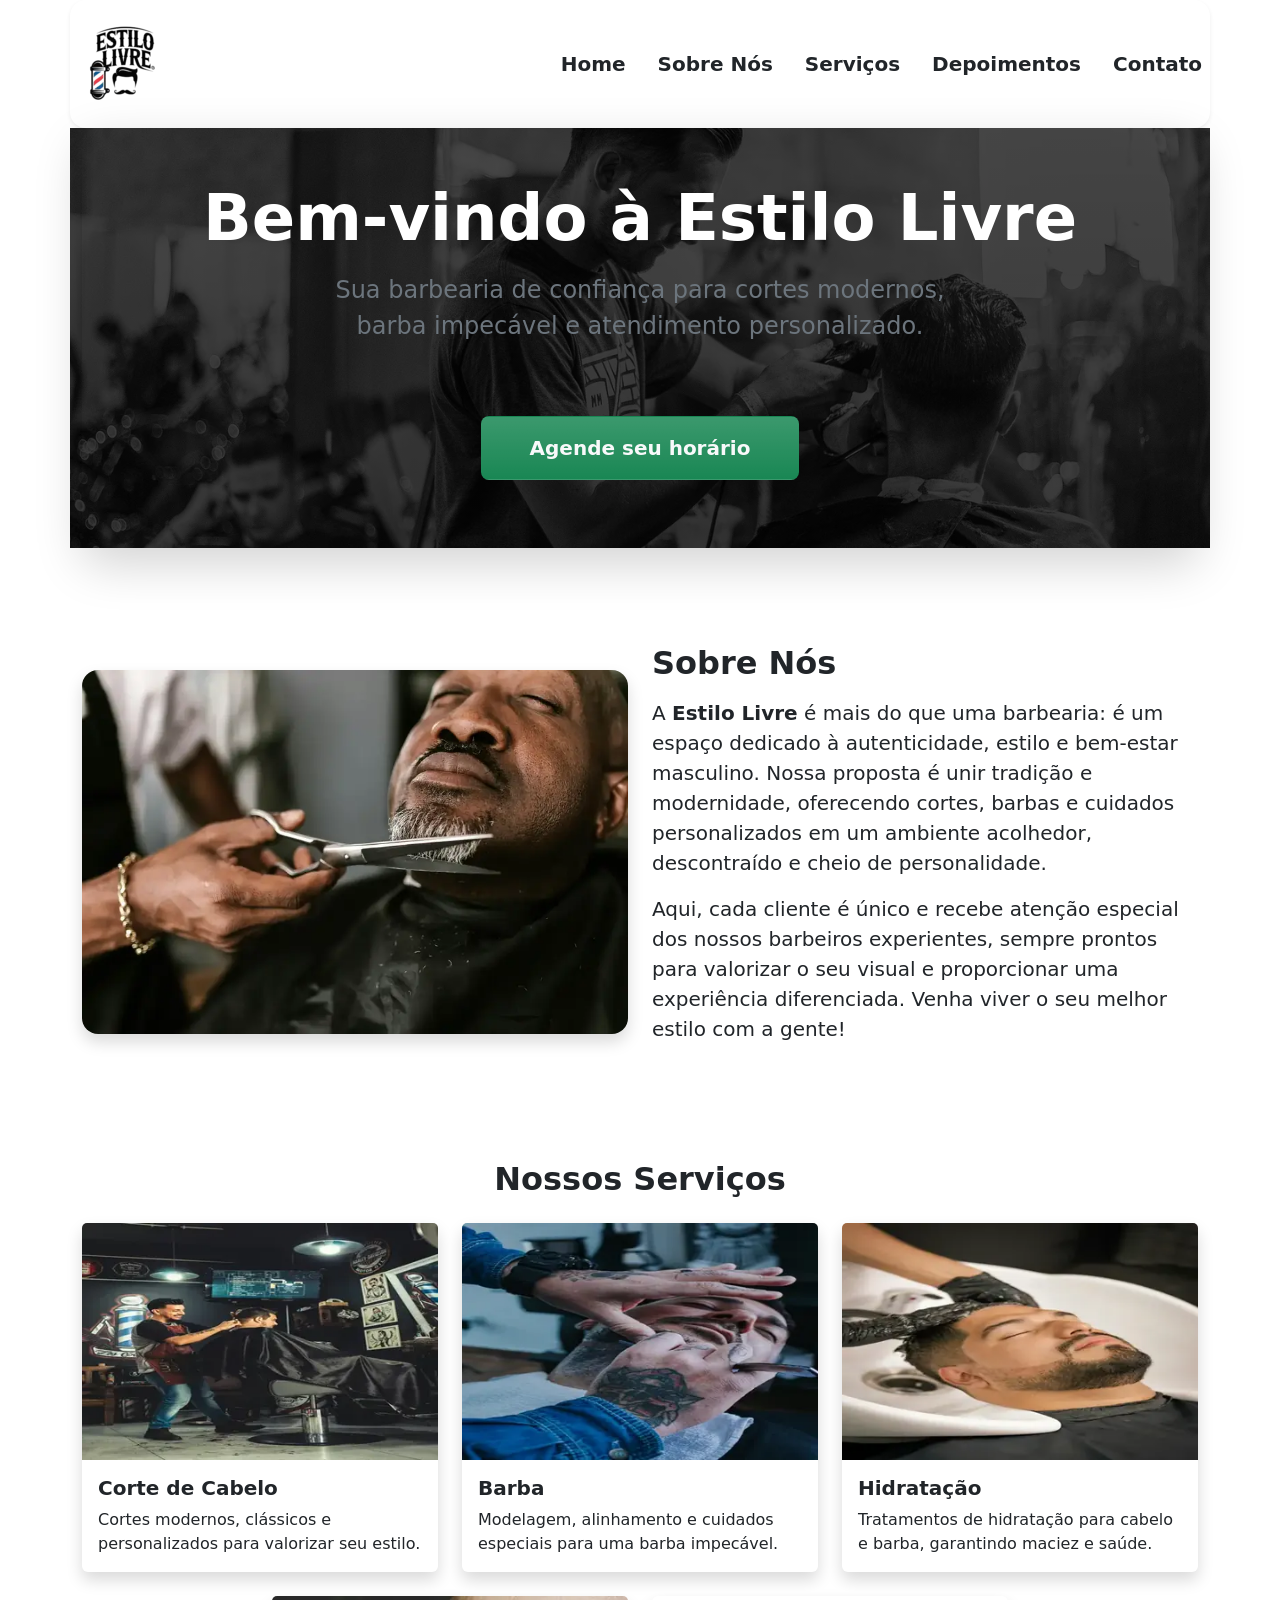
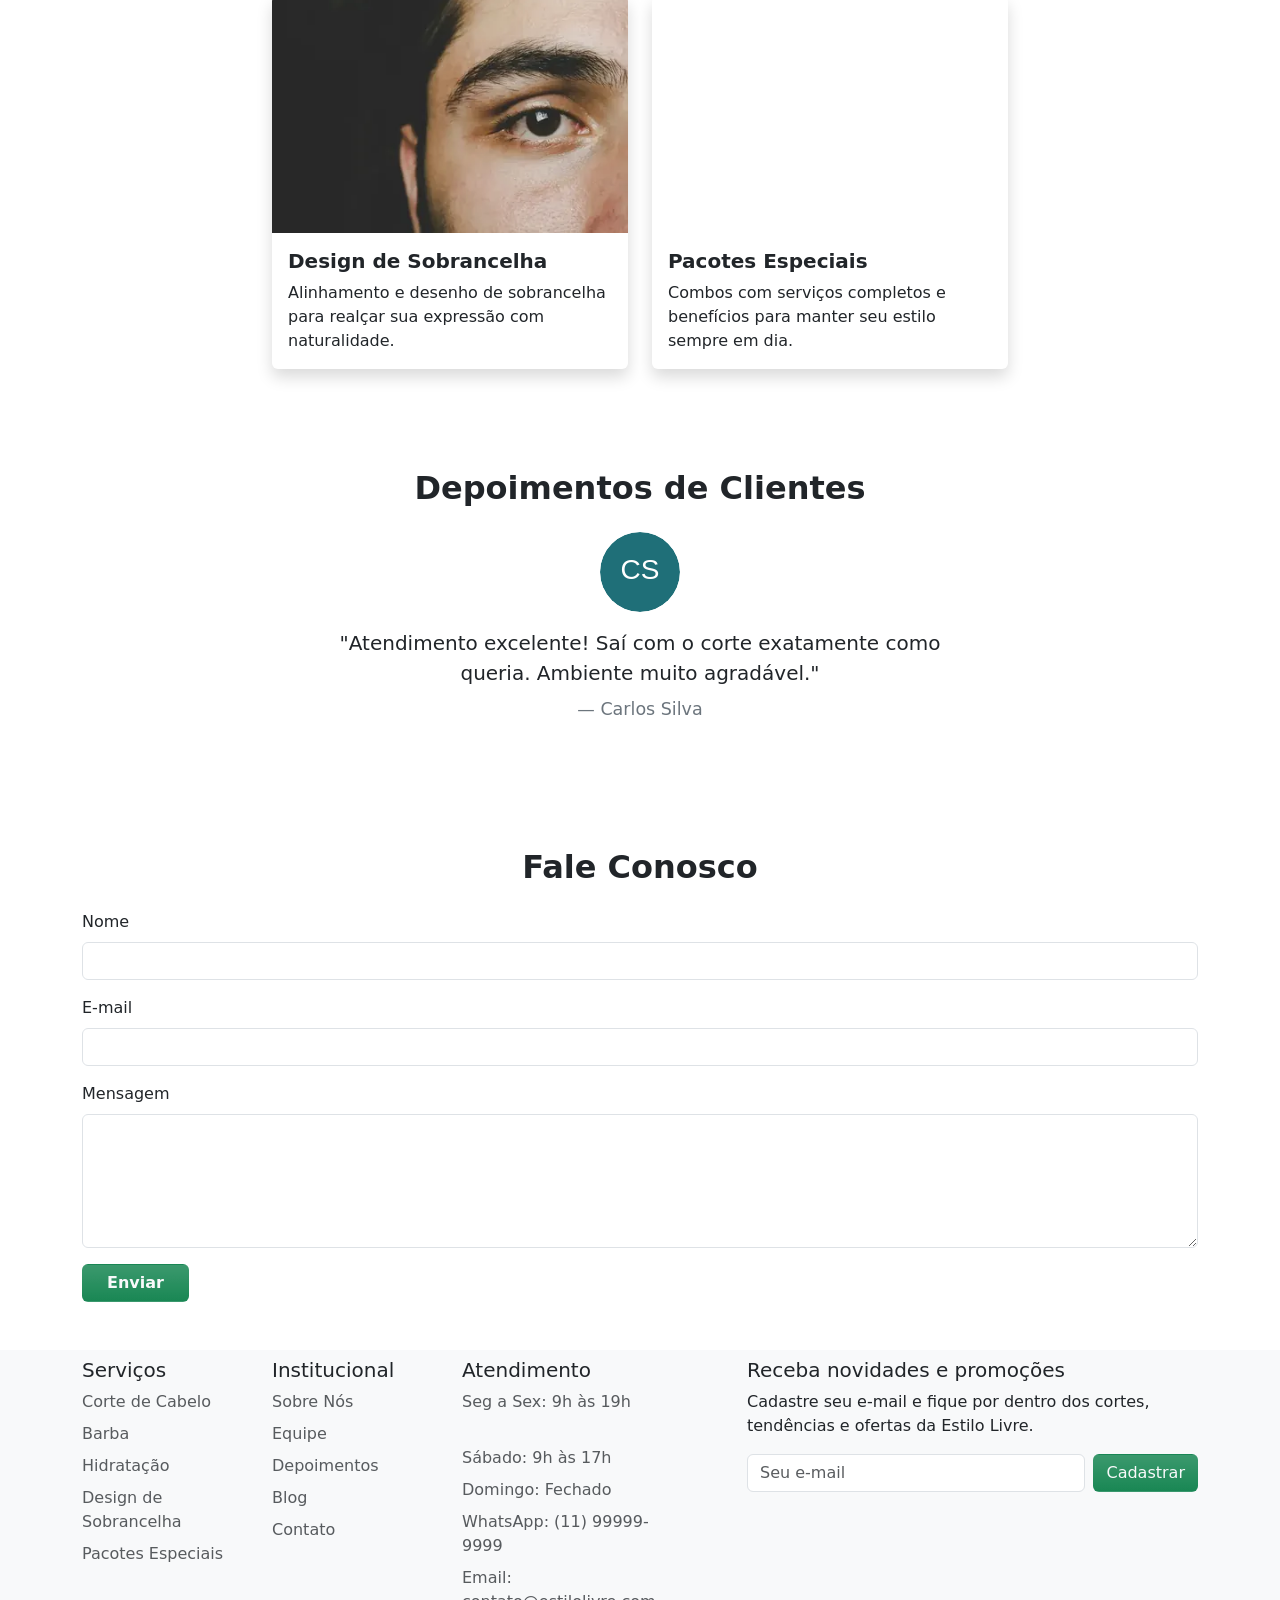
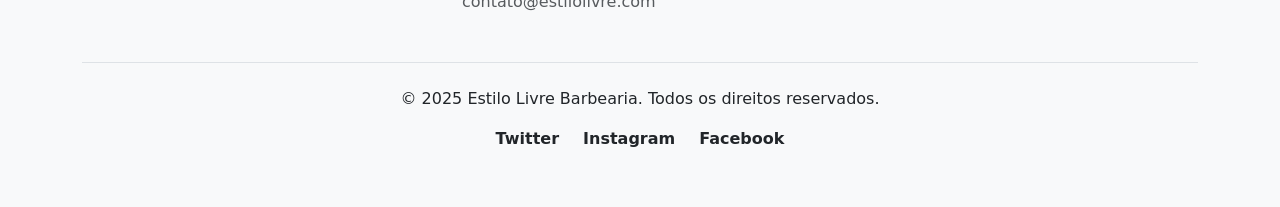
<file: index.html>
<!DOCTYPE html>
<html lang="pt-BR">

<head>
    <meta charset="UTF-8">
    <meta name="viewport" content="width=device-width, initial-scale=1.0">
    <link rel="preconnect" href="https://cdn.jsdelivr.net" crossorigin>
    <link href="https://cdn.jsdelivr.net/npm/bootstrap@5.3.6/dist/css/bootstrap.min.css" rel="stylesheet"
        integrity="sha384-4Q6Gf2aSP4eDXB8Miphtr37CMZZQ5oXLH2yaXMJ2w8e2ZtHTl7GptT4jmndRuHDT" crossorigin="anonymous">
    <link rel="preload" as="image" href="assets/imagens/bg-banner.webp" fetchpriority="high">
    <meta name="description"
        content="Página de exemplo para uma barbearia fictícia chamada Estilo Livre, com informações sobre serviços, depoimentos e contato.">
    <meta name="keywords" content="barbearia, estilo livre, cortes de cabelo, barba, hidratação, depoimentos, contato">
    <meta name="author" content="Ricardo Vieira">
    <link rel="icon" href="assets/imagens/tesoura.ico" type="image/x-icon">
    <link rel="stylesheet" href="assets/css/style.min.css">
    <title>Estilo Livre</title>
</head>

<body>
    <main>
        <section class="container px-0 px-sm-0">
            <nav class="navbar navbar-expand-lg navbar-dark shadow-sm rounded-4 mt-0 mb-0 py-1 px-2 px-sm-0"
                style="background: transparent !important;">
                <div class="container-fluid px-6 px-sm-0">
                    <a class="navbar-brand fw-bold fs-3 d-flex align-items-center gap-2" href="index.html"><img
                        src="assets/imagens/logo.webp" alt="logo da pagina estilo livre"
                        class="img-fluid logo-navbar" width="220" height="110" loading="eager"
                        decoding="async" fetchpriority="high">
                    </a>
                    <button class="navbar-toggler" type="button" data-bs-toggle="collapse" data-bs-target="#navbarNav"
                        aria-controls="navbarNav" aria-expanded="false" aria-label="Toggle navigation">
                        <span class="navbar-toggler-icon"
                            style="filter: invert(1) grayscale(1) brightness(0.2);"></span>
                    </button>
                    <div class="collapse navbar-collapse" id="navbarNav">
                        <ul class="navbar-nav ms-auto gap-3">
                            <li class="nav-item">
                                <a class="nav-link active fw-semibold text-dark fs-5" aria-current="page"
                                    href="index.html">Home</a>
                            </li>
                            <li class="nav-item">
                                <a class="nav-link fw-semibold text-dark fs-5" href="#sobre">Sobre Nós</a>
                            </li>
                            <li class="nav-item">
                                <a class="nav-link fw-semibold text-dark fs-5" href="#servicos">Serviços</a>
                            </li>
                            <li class="nav-item">
                                <a class="nav-link fw-semibold text-dark fs-5" href="#depoimentos">Depoimentos</a>
                            </li>
                            <li class="nav-item">
                                <a class="nav-link pr-0 fw-semibold text-dark fs-5" href="#contato">Contato</a>
                            </li>
                        </ul>
                    </div>
                </div>
            </nav>
        </section>
        <section class="banner animacao-lateral-esquerda animar-transicao">
            <div class="container">
                <div class="jumbotron text-center py-5 bg-dark text-white rounded-4 shadow-lg">
                    <h1 class="display-3 fw-bold mb-3">Bem-vindo à Estilo Livre</h1>
                    <p class="lead fs-4 mb-4 text-secondary">Sua barbearia de confiança para cortes modernos, <br> barba
                        impecável e
                        atendimento
                        personalizado.</p>
                    <hr class="my-4 border-0">

                    <p class="lead">
                        <button class="btn bg-success bg-gradient btn-lg px-5 py-3 fw-semibold text-light"
                            type="button" data-bs-toggle="modal" data-bs-target="#modalAgendamento">Agende seu
                            horário</button>
                    </p>
                </div>
            </div>
        </section>
        <section class="sobre mb-5 mt-5 animacao-lateral-direita animar-transicao" id="sobre">
            <div class="container py-5">
                <div class="row align-items-center">
                    <div class="col-md-6 mb-4 mb-md-0">
                        <img src="assets/imagens/sobre-400.webp" alt="Barbearia Estilo Livre"
                            srcset="assets/imagens/sobre-400.webp 400w, assets/imagens/sobre-800.webp 800w, assets/imagens/sobre.webp 900w"
                            sizes="(max-width: 576px) 100vw, (max-width: 992px) 50vw, 540px"
                            class="img-fluid rounded-4 shadow" loading="lazy" decoding="async" width="900"
                            height="600">
                    </div>
                    <div class="col-md-6">
                        <h2 class="fw-bold mb-3">Sobre Nós</h2>
                        <p class="fs-5">A <strong>Estilo Livre</strong> é mais do que uma barbearia: é um espaço
                            dedicado à autenticidade, estilo e bem-estar masculino. Nossa proposta é unir tradição e
                            modernidade, oferecendo cortes, barbas e cuidados personalizados em um ambiente acolhedor,
                            descontraído e cheio de personalidade.</p>
                        <p class="fs-5">Aqui, cada cliente é único e recebe atenção especial dos nossos barbeiros
                            experientes, sempre prontos para valorizar o seu visual e proporcionar uma experiência
                            diferenciada. Venha viver o seu melhor estilo com a gente!</p>
                    </div>
                </div>
            </div>
        </section>
        <section class="servicos mb-5 animacao-lateral-esquerda animar-transicao" id="servicos">
            <div class="container py-1">
                <h2 class="fw-bold mb-4 text-center">Nossos Serviços</h2>
                <div class="row g-4 justify-content-center">
                    <div class="col-md-4 col-sm-6">
                        <div class="card h-100 shadow border-0">
                            <img src="assets/imagens/corte-cabelo-400.webp" class="card-img-top" alt="Corte de Cabelo"
                                srcset="assets/imagens/corte-cabelo-400.webp 400w, assets/imagens/corte-cabelo.webp 800w"
                                sizes="(max-width: 768px) 100vw, (max-width: 992px) 50vw, 388px"
                                loading="lazy" decoding="async" width="800" height="533">
                            <div class="card-body">
                                <h5 class="card-title fw-bold">Corte de Cabelo</h5>
                                <p class="card-text">Cortes modernos, clássicos e personalizados para valorizar seu
                                    estilo.</p>
                            </div>
                        </div>
                    </div>
                    <div class="col-md-4 col-sm-6">
                        <div class="card h-100 shadow border-0">
                            <img src="assets/imagens/barba-400.webp" class="card-img-top" alt="Barba" loading="lazy"
                                srcset="assets/imagens/barba-400.webp 400w, assets/imagens/barba.webp 800w"
                                sizes="(max-width: 768px) 100vw, (max-width: 992px) 50vw, 388px"
                                decoding="async" width="800" height="533">
                            <div class="card-body">
                                <h5 class="card-title fw-bold">Barba</h5>
                                <p class="card-text">Modelagem, alinhamento e cuidados especiais para uma barba
                                    impecável.</p>
                            </div>
                        </div>
                    </div>
                    <div class="col-md-4 col-sm-6">
                        <div class="card h-100 shadow border-0">
                            <img src="assets/imagens/hidratacao-400.webp" class="card-img-top" alt="Hidratação"
                                srcset="assets/imagens/hidratacao-400.webp 400w, assets/imagens/hidratacao.webp 800w"
                                sizes="(max-width: 768px) 100vw, (max-width: 992px) 50vw, 388px"
                                loading="lazy" decoding="async" width="800" height="533">
                            <div class="card-body">
                                <h5 class="card-title fw-bold">Hidratação</h5>
                                <p class="card-text">Tratamentos de hidratação para cabelo e barba, garantindo maciez e
                                    saúde.</p>
                            </div>
                        </div>
                    </div>
                    <div class="col-md-4 col-sm-6">
                        <div class="card h-100 shadow border-0">
                            <img src="assets/imagens/sobrancelha-400.webp" class="card-img-top" alt="Design de Sobrancelha"
                                srcset="assets/imagens/sobrancelha-400.webp 400w, assets/imagens/sobrancelha.webp 800w"
                                sizes="(max-width: 768px) 100vw, (max-width: 992px) 50vw, 388px"
                                loading="lazy" decoding="async" width="800" height="533">
                            <div class="card-body">
                                <h5 class="card-title fw-bold">Design de Sobrancelha</h5>
                                <p class="card-text">Alinhamento e desenho de sobrancelha para realçar sua expressão
                                    com naturalidade.</p>
                            </div>
                        </div>
                    </div>
                    <div class="col-md-4 col-sm-6">
                        <div class="card h-100 shadow border-0">
                            <img src="assets/imagens/bg-banner-400.webp" class="card-img-top" alt="Pacotes Especiais"
                                srcset="assets/imagens/bg-banner-400.webp 400w, assets/imagens/bg-banner.webp 800w"
                                sizes="(max-width: 768px) 100vw, (max-width: 992px) 50vw, 388px" loading="lazy"
                                decoding="async" width="800" height="533">
                            <div class="card-body">
                                <h5 class="card-title fw-bold">Pacotes Especiais</h5>
                                <p class="card-text">Combos com serviços completos e benefícios para manter seu estilo
                                    sempre em dia.</p>
                            </div>
                        </div>
                    </div>
                </div>
            </div>
        </section>
        <section class="depoimentos mb-5 animacao-lateral-direita animar-transicao" id="depoimentos">
            <div class="container py-5">
                <h2 class="fw-bold mb-4 text-center">Depoimentos de Clientes</h2>
                <div id="carouselDepoimentos" class="carousel slide" data-bs-interval="false">
                    <div class="carousel-inner">
                        <div class="carousel-item active">
                            <div class="d-flex flex-column align-items-center">
                                <img src="assets/imagens/depoimentos/cliente-1.svg" class="rounded-circle mb-3"
                                    width="80" height="80" alt="Cliente 1" loading="lazy" decoding="async">
                                <blockquote class="blockquote text-center">
                                    <p class="mb-2">"Atendimento excelente! Saí com o corte exatamente como queria.
                                        Ambiente muito agradável."</p>
                                    <footer class="blockquote-footer mt-2">Carlos Silva</footer>
                                </blockquote>
                            </div>
                        </div>
                        <div class="carousel-item">
                            <div class="d-flex flex-column align-items-center">
                                <img src="assets/imagens/depoimentos/cliente-2.svg" class="rounded-circle mb-3"
                                    width="80" height="80" alt="Cliente 2" loading="lazy" decoding="async">
                                <blockquote class="blockquote text-center">
                                    <p class="mb-2">"Profissionais atenciosos e serviço de primeira. Recomendo a todos!"
                                    </p>
                                    <footer class="blockquote-footer mt-2">João Pereira</footer>
                                </blockquote>
                            </div>
                        </div>
                        <div class="carousel-item">
                            <div class="d-flex flex-column align-items-center">
                                <img src="assets/imagens/depoimentos/cliente-3.svg" class="rounded-circle mb-3"
                                    width="80" height="80" alt="Cliente 3" loading="lazy" decoding="async">
                                <blockquote class="blockquote text-center">
                                    <p class="mb-2">"A barbearia tem um clima incrível e os barbeiros são muito
                                        qualificados. Sempre volto!"</p>
                                    <footer class="blockquote-footer mt-2">Marcos Souza</footer>
                                </blockquote>
                            </div>
                        </div>
                        <div class="carousel-item">
                            <div class="d-flex flex-column align-items-center">
                                <img src="assets/imagens/depoimentos/cliente-4.svg" class="rounded-circle mb-3"
                                    width="80" height="80" alt="Cliente 4" loading="lazy" decoding="async">
                                <blockquote class="blockquote text-center">
                                    <p class="mb-2">"Ambiente acolhedor e profissionais muito simpáticos. Recomendo
                                        demais!"</p>
                                    <footer class="blockquote-footer mt-2">Eduardo Lima</footer>
                                </blockquote>
                            </div>
                        </div>
                        <div class="carousel-item">
                            <div class="d-flex flex-column align-items-center">
                                <img src="assets/imagens/depoimentos/cliente-5.svg" class="rounded-circle mb-3"
                                    width="80" height="80" alt="Cliente 5" loading="lazy" decoding="async">
                                <blockquote class="blockquote text-center">
                                    <p class="mb-2">"Serviço excelente, pontualidade e corte impecável. Voltarei
                                        sempre!"</p>
                                    <footer class="blockquote-footer mt-2">Rafael Torres</footer>
                                </blockquote>
                            </div>
                        </div>
                    </div>
                    <button class="carousel-control-prev" type="button" data-bs-target="#carouselDepoimentos"
                        data-bs-slide="prev">
                        <span class="carousel-control-prev-icon" aria-hidden="true"></span>
                        <span class="visually-hidden">Anterior</span>
                    </button>
                    <button class="carousel-control-next" type="button" data-bs-target="#carouselDepoimentos"
                        data-bs-slide="next">
                        <span class="carousel-control-next-icon" aria-hidden="true"></span>
                        <span class="visually-hidden">Próximo</span>
                    </button>
                </div>
            </div>
        </section>
        <section class="contato animacao-lateral-esquerda animar-transicao" id="contato">
            <div class="container">
                <h2 class="fw-bold mb-4 text-center">Fale Conosco</h2>
                <form>
                    <div class="mb-3">
                        <label for="nome" class="form-label">Nome</label>
                        <input type="text" class="form-control" id="nome" name="nome" required>
                    </div>
                    <div class="mb-3">
                        <label for="email" class="form-label">E-mail</label>
                        <input type="email" class="form-control" id="email" name="email" required>
                    </div>
                    <div class="mb-3">
                        <label for="mensagem" class="form-label">Mensagem</label>
                        <textarea class="form-control" id="mensagem" name="mensagem" rows="5" required></textarea>
                    </div>
                    <button type="submit" class="btn bg-success bg-gradient fw-semibold px-4 text-light">Enviar</button>
                </form>
            </div>
        </section>
    </main>
    <div class="modal fade" id="modalAgendamento" tabindex="-1" aria-labelledby="modalAgendamentoLabel"
        data-bs-backdrop="static" data-bs-keyboard="false" aria-hidden="true">
        <div class="modal-dialog modal-dialog-centered">
            <div class="modal-content">
                <div class="modal-header">
                    <h5 class="modal-title" id="modalAgendamentoLabel">Agende seu horário</h5>
                    <button type="button" class="btn-close" data-bs-dismiss="modal" aria-label="Fechar"></button>
                </div>
                <div class="modal-body">
                    <form id="formAgendamento">
                        <div class="mb-3">
                            <label for="agendamentoNome" class="form-label">Nome completo</label>
                            <input type="text" class="form-control" id="agendamentoNome" required>
                        </div>
                        <div class="mb-3">
                            <label for="agendamentoTelefone" class="form-label">Telefone</label>
                            <input type="tel" class="form-control" id="agendamentoTelefone" placeholder="(11) 99999-9999"
                                required>
                        </div>
                        <div class="mb-3">
                            <label for="agendamentoServico" class="form-label">Serviço</label>
                            <select class="form-select" id="agendamentoServico" required>
                                <option value="" selected disabled>Selecione um serviço</option>
                                <option>Corte de Cabelo</option>
                                <option>Barba</option>
                                <option>Hidratação</option>
                                <option>Design de Sobrancelha</option>
                                <option>Pacotes Especiais</option>
                            </select>
                        </div>
                        <div class="row g-3">
                            <div class="col-md-6">
                                <label for="agendamentoData" class="form-label">Data</label>
                                <input type="date" class="form-control" id="agendamentoData" required>
                            </div>
                            <div class="col-md-6">
                                <label for="agendamentoHora" class="form-label">Horário</label>
                                <input type="time" class="form-control" id="agendamentoHora" required>
                            </div>
                        </div>
                        <div class="mt-3">
                            <label for="agendamentoObservacoes" class="form-label">Observações</label>
                            <textarea class="form-control" id="agendamentoObservacoes" rows="3"
                                placeholder="Opcional"></textarea>
                        </div>
                        <button type="submit" class="btn bg-success bg-gradient text-light w-100 mt-4">Solicitar
                            agendamento</button>
                    </form>
                    <div id="confirmacaoAgendamento" class="d-none text-center" aria-live="polite">
                        <h6 class="fw-bold mb-3">Agendamento enviado com sucesso!</h6>
                        <p class="mb-4">Recebemos sua solicitação e em breve entraremos em contato para confirmar seu
                            horário.</p>
                        <button type="button" class="btn bg-success bg-gradient text-light" id="btnVoltarInicio">Voltar
                            para página inicial</button>
                    </div>
                </div>
            </div>
        </div>
    </div>
    <footer class="py-2 bg-body-tertiary mt-5 animacao-lateral-direita animar-transicao">
        <div class="container">
            <div class="row">
                <div class="col-6 col-md-2 mb-3">
                    <h5>Serviços</h5>
                    <ul class="nav flex-column">
                        <li class="nav-item mb-2"><a href="#" class="nav-link p-0 text-muted">Corte de Cabelo</a></li>
                        <li class="nav-item mb-2"><a href="#" class="nav-link p-0 text-muted">Barba</a></li>
                        <li class="nav-item mb-2"><a href="#" class="nav-link p-0 text-muted">Hidratação</a></li>
                        <li class="nav-item mb-2"><a href="#" class="nav-link p-0 text-muted">Design de Sobrancelha</a>
                        </li>
                        <li class="nav-item mb-2"><a href="#" class="nav-link p-0 text-muted">Pacotes Especiais</a>
                        </li>
                    </ul>
                </div>

                <div class="col-6 col-md-2 mb-3">
                    <h5>Institucional</h5>
                    <ul class="nav flex-column">
                        <li class="nav-item mb-2"><a href="#" class="nav-link p-0 text-muted">Sobre Nós</a></li>
                        <li class="nav-item mb-2"><a href="#" class="nav-link p-0 text-muted">Equipe</a></li>
                        <li class="nav-item mb-2"><a href="#" class="nav-link p-0 text-muted">Depoimentos</a></li>
                        <li class="nav-item mb-2"><a href="#" class="nav-link p-0 text-muted">Blog</a></li>
                        <li class="nav-item mb-2"><a href="#" class="nav-link p-0 text-muted">Contato</a></li>
                    </ul>
                </div>

                <div class="col-6 col-md-2 mb-3">
                    <h5>Atendimento</h5>
                    <ul class="nav flex-column">
                        <li class="nav-item mb-2"><span class="nav-link p-0 text-muted">Seg a Sex: 9h às 19h</span></li>
                        <li class="nav-item mb-2"><span class="nav-link p-0 text-muted">Sábado: 9h às 17h</span></li>
                        <li class="nav-item mb-2"><span class="nav-link p-0 text-muted">Domingo: Fechado</span></li>
                        <li class="nav-item mb-2"><span class="nav-link p-0 text-muted">WhatsApp: (11) 99999-9999</span>
                        </li>
                        <li class="nav-item mb-2"><span class="nav-link p-0 text-muted">Email:
                                contato@estilolivre.com</span></li>
                    </ul>
                </div>

                <div class="col-md-5 offset-md-1 mb-3 text-center text-sm-start mt-4 mt-sm-0">
                    <form>
                        <h5>Receba novidades e promoções</h5>
                        <p>Cadastre seu e-mail e fique por dentro dos cortes, tendências e ofertas da Estilo Livre.</p>
                        <div class="d-flex flex-column flex-sm-row w-100 gap-2">
                            <label for="newsletter1" class="visually-hidden">E-mail</label>
                            <input id="newsletter1" type="text" class="form-control" placeholder="Seu e-mail">
                            <button class="btn bg-success bg-gradient text-light" type="button">Cadastrar</button>
                        </div>
                    </form>
                </div>
            </div>

            <div class="d-flex flex-column align-items-center py-4 my-4 border-top">
                <p class="text-center">&copy; 2025 Estilo Livre Barbearia. Todos os direitos reservados.</p>
                <ul class="list-unstyled d-flex justify-content-center gap-4 mb-0 p-0">
                    <li><a class="link-dark text-decoration-none fw-semibold" href="#" aria-label="Twitter">Twitter</a></li>
                    <li><a class="link-dark text-decoration-none fw-semibold" href="#" aria-label="Instagram">Instagram</a></li>
                    <li><a class="link-dark text-decoration-none fw-semibold" href="#" aria-label="Facebook">Facebook</a></li>
                </ul>
            </div>
        </div>
    </footer>
    <script src="https://cdn.jsdelivr.net/npm/bootstrap@5.3.6/dist/js/bootstrap.bundle.min.js"
        integrity="sha384-j1CDi7MgGQ12Z7Qab0qlWQ/Qqz24Gc6BM0thvEMVjHnfYGF0rmFCozFSxQBxwHKO"
        crossorigin="anonymous"></script>
    <script src="assets/js/app.min.js" defer></script>
</body>

</html>
</file>
<file: assets/css/style.min.css>
.banner>.container{background-image:linear-gradient(rgba(0,0,0,.726),rgba(0,0,0,.774)),url("../imagens/bg-banner.webp");background-size:cover;background-position:center;background-repeat:no-repeat;background-color:transparent!important}.jumbotron.bg-dark,.jumbotron.text-white{background:transparent!important;color:inherit}.banner .jumbotron{min-height:420px;display:flex;flex-direction:column;justify-content:center}.logo-navbar{height:110px;width:auto;max-width:100%;display:block}.animacao-lateral-esquerda.animar-transicao{animation:slideInFromLeft .9s ease-out both}.animacao-lateral-direita.animar-transicao{animation:slideInFromRight .9s ease-out both}.card-img-top{width:100%;height:auto;aspect-ratio:800/533;object-fit:cover}#carouselDepoimentos .carousel-inner{min-height:220px}#carouselDepoimentos .carousel-item{min-height:220px}#carouselDepoimentos blockquote{margin-bottom:0;max-width:640px}@keyframes slideInFromLeft{from{opacity:0;transform:translateX(-70px)}to{opacity:1;transform:translateX(0)}}@keyframes slideInFromRight{from{opacity:0;transform:translateX(70px)}to{opacity:1;transform:translateX(0)}}@media (prefers-reduced-motion:reduce){.animacao-lateral-esquerda.animar-transicao,.animacao-lateral-direita.animar-transicao{animation:none}}
</file>
